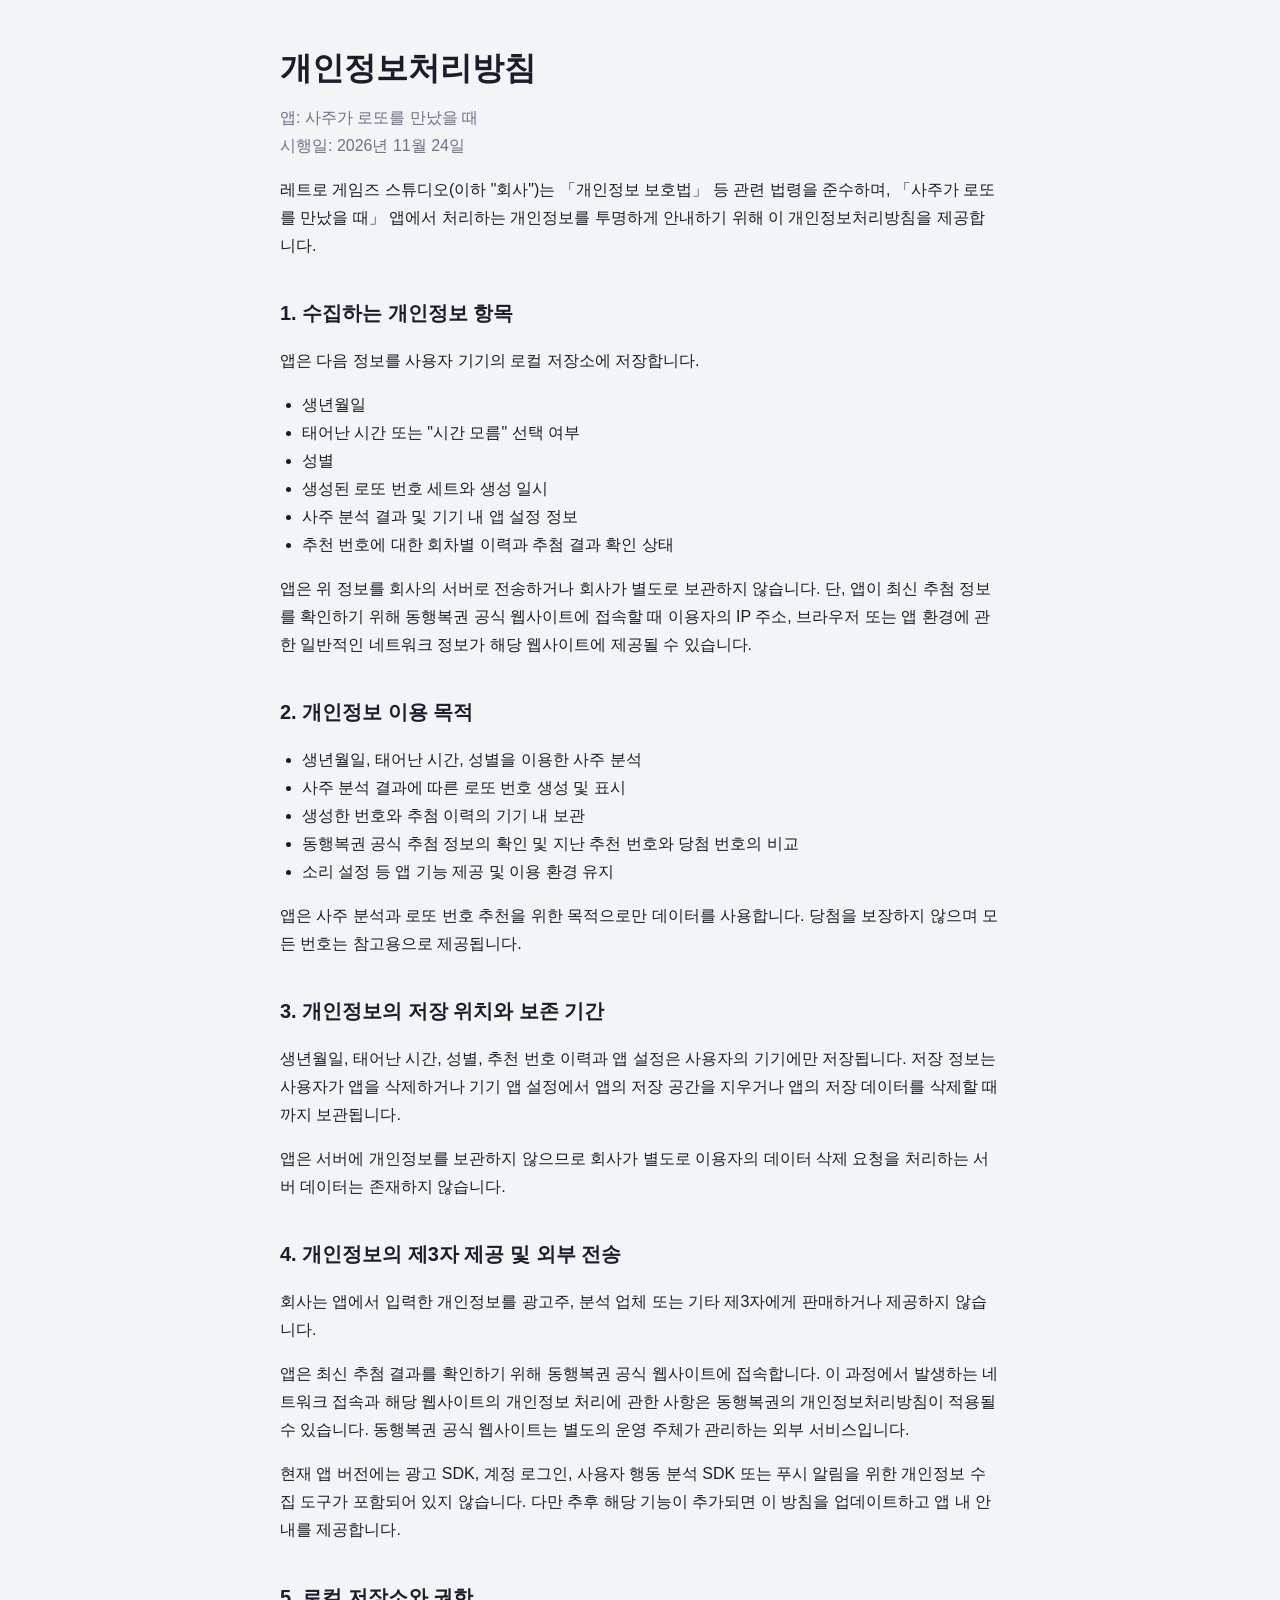
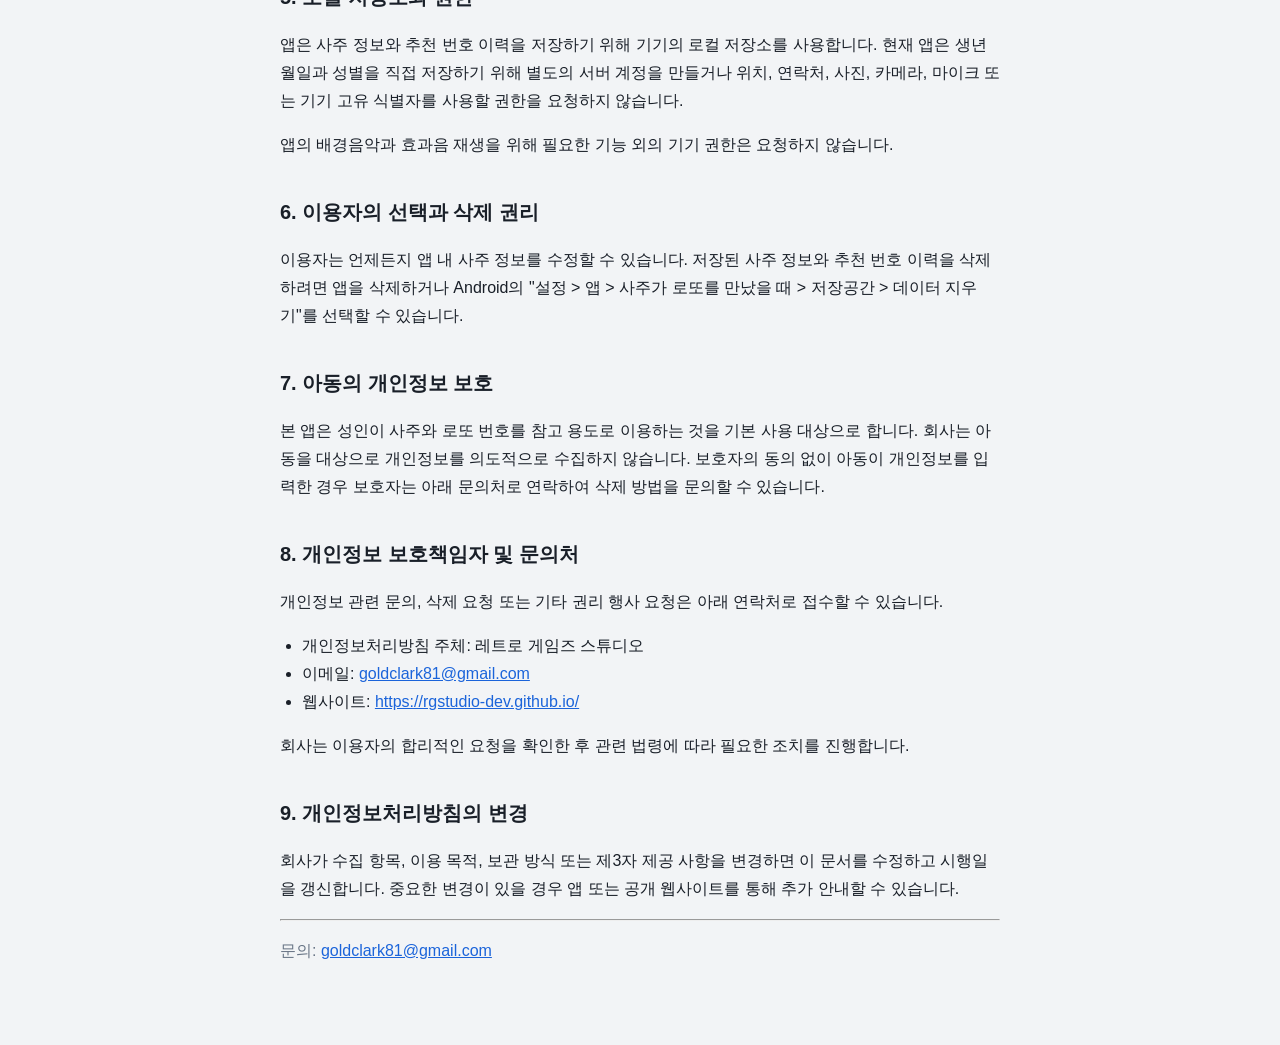
<file: sajumeetslotto/privacy-policy.html>
<!doctype html>
<html lang="ko">
<head>
  <meta charset="utf-8">
  <meta name="viewport" content="width=device-width, initial-scale=1">
  <meta name="theme-color" content="#f2f4f6">
  <title>개인정보처리방침 | 사주가 로또를 만났을 때</title>
  <style>
    :root {
      color-scheme: light;
      font-family: -apple-system, BlinkMacSystemFont, "Apple SD Gothic Neo",
        "Malgun Gothic", "Segoe UI", sans-serif;
      color: #191f28;
      background: #f2f4f6;
    }
    * { box-sizing: border-box; }
    body {
      max-width: 760px;
      margin: 0 auto;
      padding: 48px 20px 64px;
      line-height: 1.75;
    }
    h1 {
      margin: 0 0 8px;
      font-size: 32px;
      line-height: 1.25;
    }
    h2 {
      margin: 36px 0 10px;
      font-size: 20px;
    }
    p, li { font-size: 16px; }
    ul { padding-left: 22px; }
    .meta { color: #697586; }
    a { color: #1b64da; }
  </style>
</head>
<body>
  <main>
    <h1>개인정보처리방침</h1>
    <p class="meta">앱: 사주가 로또를 만났을 때<br>시행일: 2026년 11월 24일</p>

    <p>레트로 게임즈 스튜디오(이하 "회사")는 「개인정보 보호법」 등 관련 법령을 준수하며,
      「사주가 로또를 만났을 때」 앱에서 처리하는 개인정보를 투명하게 안내하기 위해
      이 개인정보처리방침을 제공합니다.</p>

    <h2>1. 수집하는 개인정보 항목</h2>
    <p>앱은 다음 정보를 사용자 기기의 로컬 저장소에 저장합니다.</p>
    <ul>
      <li>생년월일</li>
      <li>태어난 시간 또는 "시간 모름" 선택 여부</li>
      <li>성별</li>
      <li>생성된 로또 번호 세트와 생성 일시</li>
      <li>사주 분석 결과 및 기기 내 앱 설정 정보</li>
      <li>추천 번호에 대한 회차별 이력과 추첨 결과 확인 상태</li>
    </ul>
    <p>앱은 위 정보를 회사의 서버로 전송하거나 회사가 별도로 보관하지 않습니다.
      단, 앱이 최신 추첨 정보를 확인하기 위해 동행복권 공식 웹사이트에 접속할 때
      이용자의 IP 주소, 브라우저 또는 앱 환경에 관한 일반적인 네트워크 정보가
      해당 웹사이트에 제공될 수 있습니다.</p>

    <h2>2. 개인정보 이용 목적</h2>
    <ul>
      <li>생년월일, 태어난 시간, 성별을 이용한 사주 분석</li>
      <li>사주 분석 결과에 따른 로또 번호 생성 및 표시</li>
      <li>생성한 번호와 추첨 이력의 기기 내 보관</li>
      <li>동행복권 공식 추첨 정보의 확인 및 지난 추천 번호와 당첨 번호의 비교</li>
      <li>소리 설정 등 앱 기능 제공 및 이용 환경 유지</li>
    </ul>
    <p>앱은 사주 분석과 로또 번호 추천을 위한 목적으로만 데이터를 사용합니다.
      당첨을 보장하지 않으며 모든 번호는 참고용으로 제공됩니다.</p>

    <h2>3. 개인정보의 저장 위치와 보존 기간</h2>
    <p>생년월일, 태어난 시간, 성별, 추천 번호 이력과 앱 설정은 사용자의 기기에만
      저장됩니다. 저장 정보는 사용자가 앱을 삭제하거나 기기 앱 설정에서 앱의 저장 공간을
      지우거나 앱의 저장 데이터를 삭제할 때까지 보관됩니다.</p>
    <p>앱은 서버에 개인정보를 보관하지 않으므로 회사가 별도로 이용자의 데이터 삭제 요청을
      처리하는 서버 데이터는 존재하지 않습니다.</p>

    <h2>4. 개인정보의 제3자 제공 및 외부 전송</h2>
    <p>회사는 앱에서 입력한 개인정보를 광고주, 분석 업체 또는 기타 제3자에게 판매하거나
      제공하지 않습니다.</p>
    <p>앱은 최신 추첨 결과를 확인하기 위해 동행복권 공식 웹사이트에 접속합니다.
      이 과정에서 발생하는 네트워크 접속과 해당 웹사이트의 개인정보 처리에 관한 사항은
      동행복권의 개인정보처리방침이 적용될 수 있습니다.
      동행복권 공식 웹사이트는 별도의 운영 주체가 관리하는 외부 서비스입니다.</p>
    <p>현재 앱 버전에는 광고 SDK, 계정 로그인, 사용자 행동 분석 SDK 또는 푸시 알림을 위한
      개인정보 수집 도구가 포함되어 있지 않습니다. 다만 추후 해당 기능이 추가되면
      이 방침을 업데이트하고 앱 내 안내를 제공합니다.</p>

    <h2>5. 로컬 저장소와 권한</h2>
    <p>앱은 사주 정보와 추천 번호 이력을 저장하기 위해 기기의 로컬 저장소를 사용합니다.
      현재 앱은 생년월일과 성별을 직접 저장하기 위해 별도의 서버 계정을 만들거나
      위치, 연락처, 사진, 카메라, 마이크 또는 기기 고유 식별자를 사용할 권한을 요청하지 않습니다.</p>
    <p>앱의 배경음악과 효과음 재생을 위해 필요한 기능 외의 기기 권한은 요청하지 않습니다.</p>

    <h2>6. 이용자의 선택과 삭제 권리</h2>
    <p>이용자는 언제든지 앱 내 사주 정보를 수정할 수 있습니다.
      저장된 사주 정보와 추천 번호 이력을 삭제하려면 앱을 삭제하거나 Android의
      "설정 &gt; 앱 &gt; 사주가 로또를 만났을 때 &gt; 저장공간 &gt; 데이터 지우기"를 선택할 수 있습니다.</p>

    <h2>7. 아동의 개인정보 보호</h2>
    <p>본 앱은 성인이 사주와 로또 번호를 참고 용도로 이용하는 것을 기본 사용 대상으로 합니다.
      회사는 아동을 대상으로 개인정보를 의도적으로 수집하지 않습니다.
      보호자의 동의 없이 아동이 개인정보를 입력한 경우 보호자는 아래 문의처로 연락하여
      삭제 방법을 문의할 수 있습니다.</p>

    <h2>8. 개인정보 보호책임자 및 문의처</h2>
    <p>개인정보 관련 문의, 삭제 요청 또는 기타 권리 행사 요청은 아래 연락처로 접수할 수 있습니다.</p>
    <ul>
      <li>개인정보처리방침 주체: 레트로 게임즈 스튜디오</li>
      <li>이메일: <a href="mailto:goldclark81@gmail.com">goldclark81@gmail.com</a></li>
      <li>웹사이트: <a href="https://rgstudio-dev.github.io/">https://rgstudio-dev.github.io/</a></li>
    </ul>
    <p>회사는 이용자의 합리적인 요청을 확인한 후 관련 법령에 따라 필요한 조치를 진행합니다.</p>

    <h2>9. 개인정보처리방침의 변경</h2>
    <p>회사가 수집 항목, 이용 목적, 보관 방식 또는 제3자 제공 사항을 변경하면
      이 문서를 수정하고 시행일을 갱신합니다. 중요한 변경이 있을 경우 앱 또는
      공개 웹사이트를 통해 추가 안내할 수 있습니다.</p>

    <hr>
    <p class="meta">문의: <a href="mailto:goldclark81@gmail.com">goldclark81@gmail.com</a></p>
  </main>
</body>
</html>
</file>
